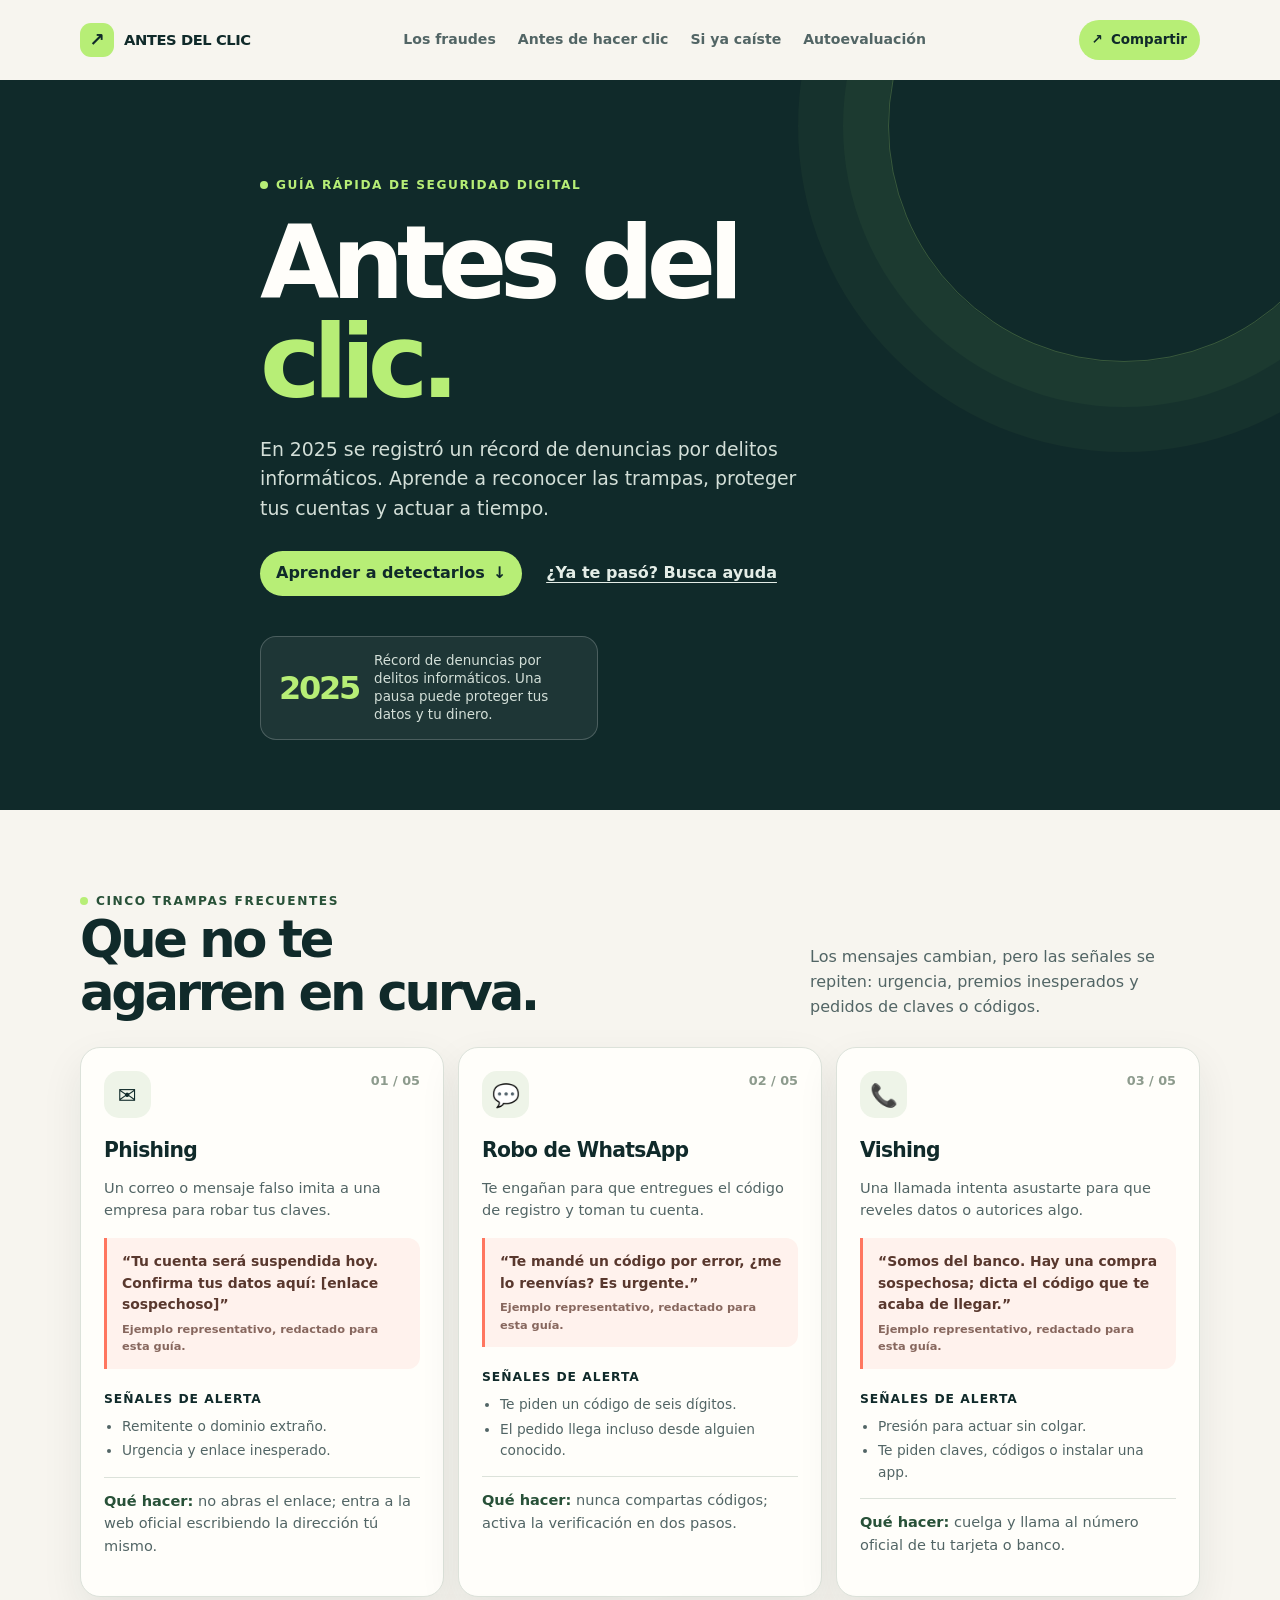
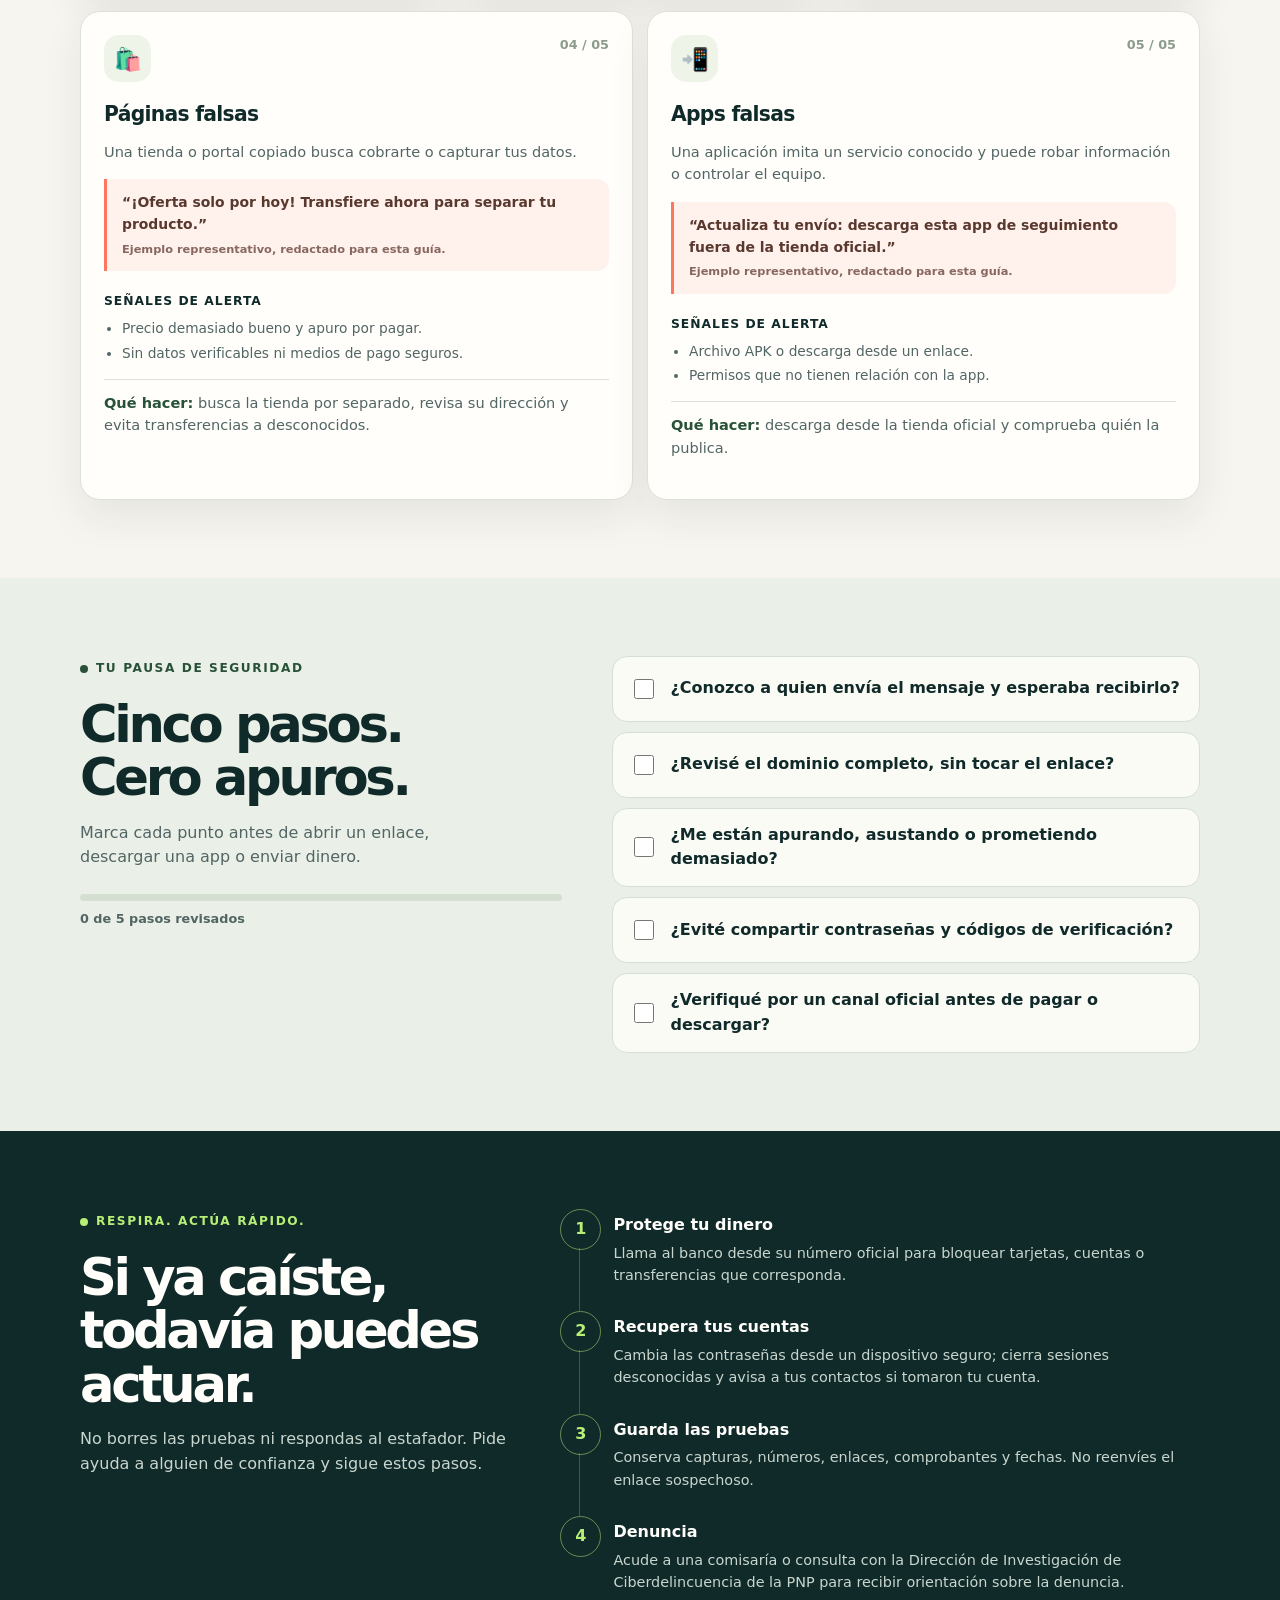
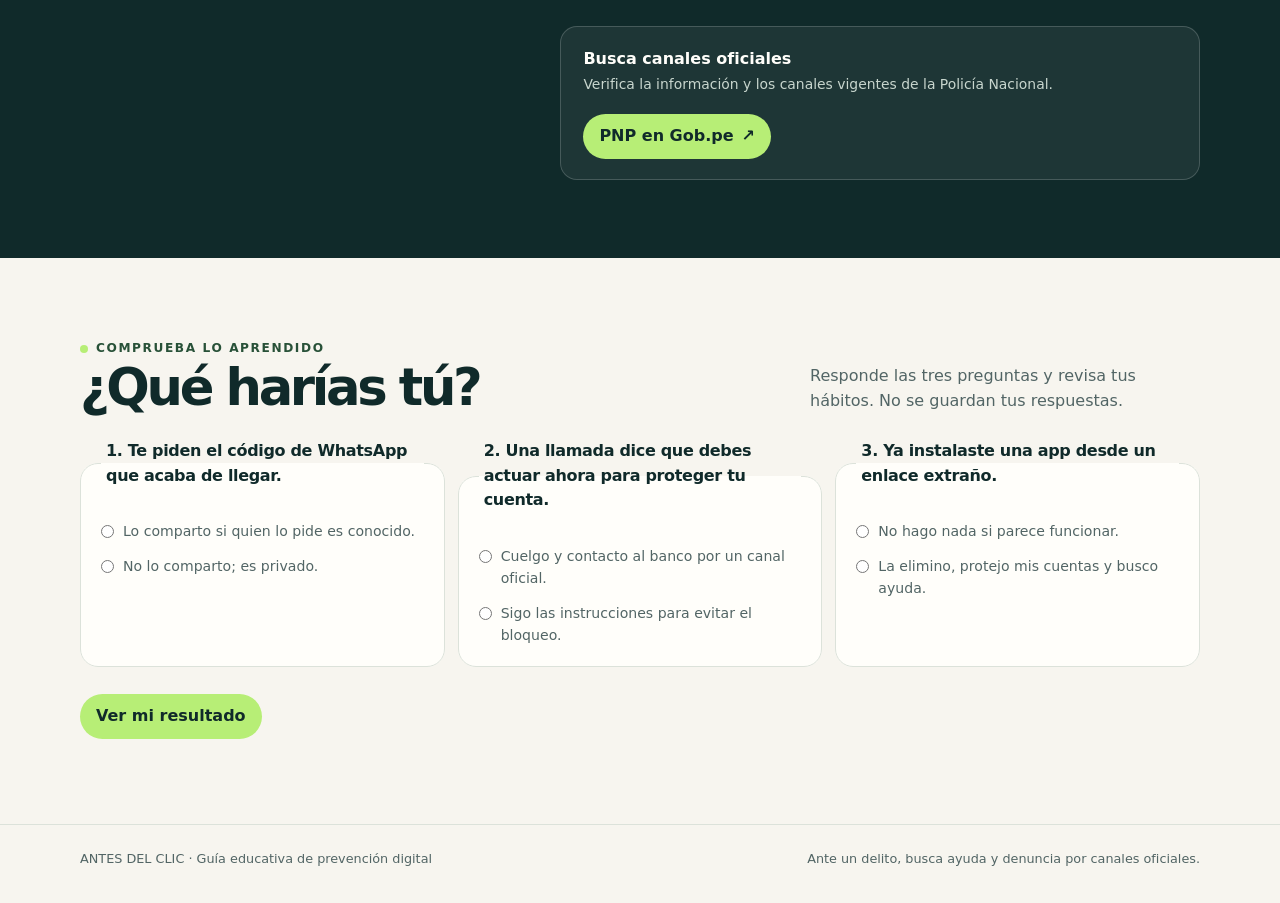
<file: andree40-cyber-congenial-fiesta/index.html>
<!doctype html>
<html lang="es">
<head>
  <meta charset="utf-8">
  <meta name="viewport" content="width=device-width, initial-scale=1">
  <meta name="theme-color" content="#102a2a">
  <meta name="description" content="Aprende a reconocer cinco fraudes digitales, proteger tus cuentas y saber qué hacer si ya caíste.">
  <title>Antes del clic — Guía contra fraudes digitales</title>
  <style>
    :root {
      color-scheme: light;
      --ink: #102a2a;
      --muted: #526565;
      --paper: #f7f5ef;
      --card: #fffefa;
      --green: #b7ee76;
      --green-dark: #285138;
      --coral: #ff765f;
      --line: #dce2da;
      --shadow: 0 16px 42px rgba(16, 42, 42, .08);
      font-family: Inter, ui-sans-serif, system-ui, -apple-system, BlinkMacSystemFont, "Segoe UI", sans-serif;
    }

    * { box-sizing: border-box; }
    html { scroll-behavior: smooth; }
    body {
      margin: 0;
      background: var(--paper);
      color: var(--ink);
      line-height: 1.55;
    }
    a { color: inherit; }
    button, input { font: inherit; }
    button, a { -webkit-tap-highlight-color: transparent; }
    :focus-visible { outline: 3px solid #ec704f; outline-offset: 3px; }

    .wrap { width: min(1120px, calc(100% - 40px)); margin-inline: auto; }
    .topbar {
      display: flex;
      align-items: center;
      justify-content: space-between;
      gap: 20px;
      padding-block: 20px;
    }
    .brand {
      display: inline-flex;
      align-items: center;
      gap: 10px;
      color: var(--ink);
      font-size: .92rem;
      font-weight: 850;
      letter-spacing: -.03em;
      text-decoration: none;
    }
    .brand-mark {
      display: grid;
      width: 34px;
      aspect-ratio: 1;
      place-items: center;
      border-radius: 11px;
      background: var(--green);
      font-size: 1.15rem;
    }
    .nav { display: flex; align-items: center; gap: 22px; }
    .nav a {
      color: var(--muted);
      font-size: .88rem;
      font-weight: 700;
      text-decoration: none;
    }
    .nav a:hover { color: var(--ink); }
    .share-button, .button {
      display: inline-flex;
      min-height: 44px;
      align-items: center;
      justify-content: center;
      gap: 8px;
      padding: 10px 16px;
      border: 0;
      border-radius: 999px;
      background: var(--green);
      color: var(--ink);
      cursor: pointer;
      font-weight: 800;
      text-decoration: none;
      transition: transform .18s ease, background .18s ease;
    }
    .share-button:hover, .button:hover { transform: translateY(-2px); background: #a9e563; }
    .share-button { min-height: 40px; padding: 8px 13px; font-size: .84rem; }

    .hero {
      position: relative;
      overflow: hidden;
      padding: clamp(42px, 8vw, 92px) 0 70px;
      background: var(--ink);
      color: #fffefa;
    }
    .hero::after {
      position: absolute;
      top: -190px;
      right: -80px;
      width: 470px;
      height: 470px;
      border: 1px solid rgba(183, 238, 118, .24);
      border-radius: 50%;
      box-shadow: 0 0 0 45px rgba(183, 238, 118, .04), 0 0 0 90px rgba(183, 238, 118, .035);
      content: "";
      pointer-events: none;
    }
    .hero-inner { position: relative; z-index: 1; max-width: 760px; }
    .eyebrow {
      display: inline-flex;
      align-items: center;
      gap: 8px;
      margin: 0 0 20px;
      color: var(--green);
      font-size: .76rem;
      font-weight: 850;
      letter-spacing: .13em;
      text-transform: uppercase;
    }
    .eyebrow::before { width: 8px; height: 8px; border-radius: 50%; background: var(--green); content: ""; }
    h1 {
      max-width: 760px;
      margin: 0;
      font-size: clamp(2.7rem, 8vw, 6.6rem);
      font-weight: 850;
      letter-spacing: -.075em;
      line-height: .96;
    }
    h1 span { color: var(--green); }
    .hero-copy { max-width: 560px; margin: 24px 0 28px; color: #d3dfd8; font-size: clamp(1rem, 2vw, 1.18rem); }
    .hero-actions { display: flex; flex-wrap: wrap; align-items: center; gap: 12px; }
    .text-link { padding: 10px 12px; color: #e4ede7; font-weight: 750; text-decoration-thickness: 1px; text-underline-offset: 4px; }
    .stat {
      display: flex;
      align-items: center;
      gap: 15px;
      width: fit-content;
      margin-top: 40px;
      padding: 15px 18px;
      border: 1px solid rgba(255,255,255,.2);
      border-radius: 16px;
      background: rgba(255,255,255,.06);
    }
    .stat-number { color: var(--green); font-size: 2rem; font-weight: 900; letter-spacing: -.07em; line-height: 1; }
    .stat-text { max-width: 205px; color: #d3dfd8; font-size: .84rem; line-height: 1.35; }

    main section { padding-block: 78px; }
    .section-heading { display: flex; align-items: end; justify-content: space-between; gap: 24px; margin-bottom: 28px; }
    .section-heading h2, .section-title {
      margin: 0;
      font-size: clamp(2rem, 4vw, 3.25rem);
      font-weight: 850;
      letter-spacing: -.065em;
      line-height: 1.04;
    }
    .section-heading p { max-width: 390px; margin: 0; color: var(--muted); }
    .cards { display: grid; grid-template-columns: repeat(6, 1fr); gap: 14px; }
    .fraud-card {
      grid-column: span 2;
      display: flex;
      flex-direction: column;
      min-height: 360px;
      padding: 23px;
      border: 1px solid var(--line);
      border-radius: 20px;
      background: var(--card);
      box-shadow: var(--shadow);
    }
    .fraud-card:nth-child(4), .fraud-card:nth-child(5) { grid-column: span 3; }
    .card-top { display: flex; align-items: start; justify-content: space-between; gap: 12px; margin-bottom: 17px; }
    .icon {
      display: grid;
      width: 47px;
      aspect-ratio: 1;
      place-items: center;
      border-radius: 15px;
      background: #eef4e8;
      font-size: 1.4rem;
    }
    .number { color: #8d9b8d; font-size: .8rem; font-weight: 850; }
    .fraud-card h3 { margin: 0 0 10px; font-size: 1.27rem; letter-spacing: -.035em; }
    .fraud-card > p { margin: 0 0 16px; color: var(--muted); font-size: .91rem; }
    .message {
      margin: 0 0 17px;
      padding: 13px 15px;
      border-left: 3px solid var(--coral);
      border-radius: 0 12px 12px 0;
      background: #fff2ed;
      color: #59382e;
      font-size: .87rem;
      font-weight: 650;
    }
    .message small { display: block; margin-top: 5px; color: #87675e; font-size: .71rem; font-weight: 600; }
    .fraud-card h4 { margin: 4px 0 7px; font-size: .77rem; letter-spacing: .08em; text-transform: uppercase; }
    .fraud-card ul { margin: 0 0 15px; padding-left: 18px; color: var(--muted); font-size: .86rem; }
    .fraud-card li + li { margin-top: 3px; }
    .action-tip { margin-top: auto; padding-top: 12px; border-top: 1px solid var(--line); font-size: .86rem; }
    .action-tip strong { color: var(--green-dark); }

    .check-section { background: #eaf0e7; }
    .checklist-layout { display: grid; grid-template-columns: .9fr 1.1fr; gap: 50px; align-items: start; }
    .checklist-intro .eyebrow { color: var(--green-dark); }
    .checklist-intro .eyebrow::before { background: var(--green-dark); }
    .checklist-intro p { max-width: 360px; color: var(--muted); }
    .progress {
      height: 7px;
      overflow: hidden;
      margin: 24px 0 8px;
      border-radius: 9px;
      background: #d4dfd1;
    }
    .progress > span { display: block; width: 0; height: 100%; border-radius: inherit; background: #47805a; transition: width .2s ease; }
    .progress-label { color: var(--muted); font-size: .8rem; font-weight: 750; }
    .checklist { display: grid; gap: 10px; }
    .check-item {
      display: flex;
      min-height: 66px;
      align-items: center;
      gap: 14px;
      padding: 14px 17px;
      border: 1px solid #d5dfd2;
      border-radius: 15px;
      background: rgba(255,254,250,.8);
      cursor: pointer;
      font-weight: 720;
    }
    .check-item input { width: 20px; height: 20px; flex: 0 0 auto; accent-color: #3e7651; }
    .check-item:has(input:checked) { border-color: #7aa981; background: #f6fbf3; }

    .response { background: var(--ink); color: #fffefa; }
    .response .eyebrow { color: var(--green); }
    .response-grid { display: grid; grid-template-columns: .8fr 1.2fr; gap: 54px; }
    .response .section-title { max-width: 430px; }
    .response-intro { color: #c8d6ce; }
    .steps { display: grid; gap: 0; margin: 0; padding: 0; list-style: none; counter-reset: step; }
    .steps li {
      position: relative;
      display: grid;
      grid-template-columns: 39px 1fr;
      gap: 14px;
      padding: 0 0 25px;
      counter-increment: step;
    }
    .steps li:not(:last-child)::after {
      position: absolute;
      top: 39px;
      bottom: 0;
      left: 19px;
      width: 1px;
      background: rgba(255,255,255,.2);
      content: "";
    }
    .steps li::before {
      display: grid;
      width: 39px;
      aspect-ratio: 1;
      place-items: center;
      border: 1px solid rgba(183,238,118,.5);
      border-radius: 50%;
      color: var(--green);
      content: counter(step);
      font-weight: 850;
    }
    .steps strong { display: block; margin: 4px 0; font-size: 1rem; }
    .steps p { margin: 0; color: #c8d6ce; font-size: .9rem; }
    .report-box {
      display: flex;
      flex-wrap: wrap;
      align-items: center;
      justify-content: space-between;
      gap: 18px;
      margin-top: 7px;
      padding: 20px 22px;
      border: 1px solid rgba(255,255,255,.18);
      border-radius: 17px;
      background: rgba(255,255,255,.06);
    }
    .report-box strong { display: block; margin-bottom: 3px; }
    .report-box p { margin: 0; color: #c8d6ce; font-size: .87rem; }
    .report-box a { white-space: nowrap; }

    .quiz-section { background: var(--paper); }
    .quiz-intro { display: flex; justify-content: space-between; align-items: end; gap: 20px; margin-bottom: 25px; }
    .quiz-intro p { max-width: 390px; margin: 0; color: var(--muted); }
    .quiz {
      display: grid;
      grid-template-columns: repeat(3, 1fr);
      gap: 13px;
    }
    fieldset {
      min-width: 0;
      margin: 0;
      padding: 20px;
      border: 1px solid var(--line);
      border-radius: 18px;
      background: var(--card);
    }
    legend { padding: 0 5px; font-weight: 800; letter-spacing: -.02em; }
    .option { display: flex; align-items: start; gap: 9px; margin-top: 13px; color: var(--muted); font-size: .88rem; cursor: pointer; }
    .option input { flex: 0 0 auto; margin: 4px 0 0; accent-color: #3e7651; }
    .quiz-actions { display: flex; align-items: center; gap: 16px; margin-top: 19px; }
    .quiz-result { min-height: 28px; color: var(--green-dark); font-weight: 750; }
    .quiz-result[data-state="error"] { color: #aa452f; }

    footer { padding: 24px 0 34px; border-top: 1px solid var(--line); color: var(--muted); font-size: .8rem; }
    .footer-inner { display: flex; justify-content: space-between; gap: 20px; }
    .sr-only {
      position: absolute;
      width: 1px;
      height: 1px;
      overflow: hidden;
      clip: rect(0, 0, 0, 0);
      white-space: nowrap;
      clip-path: inset(50%);
    }

    @media (max-width: 760px) {
      .wrap { width: min(100% - 32px, 600px); }
      .topbar { padding-block: 14px; }
      .nav { display: none; }
      .hero { padding: 58px 0 50px; }
      .hero::after { top: -220px; right: -300px; }
      .hero-copy { margin-top: 18px; }
      .stat { margin-top: 30px; }
      main section { padding-block: 55px; }
      .section-heading, .quiz-intro { display: block; }
      .section-heading p, .quiz-intro p { margin-top: 12px; }
      .cards { grid-template-columns: 1fr; gap: 12px; }
      .fraud-card, .fraud-card:nth-child(4), .fraud-card:nth-child(5) { grid-column: auto; min-height: 0; padding: 20px; }
      .checklist-layout, .response-grid { grid-template-columns: 1fr; gap: 25px; }
      .checklist-intro p { margin-bottom: 0; }
      .progress { margin-top: 19px; }
      .quiz { grid-template-columns: 1fr; }
      .quiz-actions { align-items: start; flex-direction: column; gap: 8px; }
      .footer-inner { flex-direction: column; gap: 6px; }
    }
    @media (prefers-reduced-motion: reduce) {
      *, *::before, *::after { scroll-behavior: auto !important; transition-duration: .01ms !important; }
    }
  </style>
</head>
<body>
  <header class="wrap topbar">
    <a class="brand" href="#" aria-label="Antes del clic, inicio">
      <span class="brand-mark" aria-hidden="true">↗</span>
      <span>ANTES DEL CLIC</span>
    </a>
    <nav class="nav" aria-label="Navegación principal">
      <a href="#fraudes">Los fraudes</a>
      <a href="#verificacion">Antes de hacer clic</a>
      <a href="#ayuda">Si ya caíste</a>
      <a href="#quiz">Autoevaluación</a>
    </nav>
    <button class="share-button" id="share-button" type="button" aria-label="Compartir esta guía">↗ <span>Compartir</span></button>
  </header>

  <section class="hero" aria-labelledby="hero-title">
    <div class="wrap hero-inner">
      <p class="eyebrow">Guía rápida de seguridad digital</p>
      <h1 id="hero-title">Antes del<br><span>clic.</span></h1>
      <p class="hero-copy">En 2025 se registró un récord de denuncias por delitos informáticos. Aprende a reconocer las trampas, proteger tus cuentas y actuar a tiempo.</p>
      <div class="hero-actions">
        <a class="button" href="#fraudes">Aprender a detectarlos <span aria-hidden="true">↓</span></a>
        <a class="text-link" href="#ayuda">¿Ya te pasó? Busca ayuda</a>
      </div>
      <div class="stat" role="note" aria-label="Dato central: récord de denuncias por delitos informáticos en 2025">
        <span class="stat-number">2025</span>
        <span class="stat-text">Récord de denuncias por delitos informáticos. Una pausa puede proteger tus datos y tu dinero.</span>
      </div>
    </div>
  </section>

  <main>
    <section class="wrap" id="fraudes" aria-labelledby="fraudes-title">
      <div class="section-heading">
        <div>
          <p class="eyebrow" style="color: var(--green-dark);">Cinco trampas frecuentes</p>
          <h2 id="fraudes-title">Que no te<br>agarren en curva.</h2>
        </div>
        <p>Los mensajes cambian, pero las señales se repiten: urgencia, premios inesperados y pedidos de claves o códigos.</p>
      </div>

      <div class="cards">
        <article class="fraud-card">
          <div class="card-top"><span class="icon" aria-hidden="true">✉️</span><span class="number">01 / 05</span></div>
          <h3>Phishing</h3>
          <p>Un correo o mensaje falso imita a una empresa para robar tus claves.</p>
          <blockquote class="message">“Tu cuenta será suspendida hoy. Confirma tus datos aquí: [enlace sospechoso]”<small>Ejemplo representativo, redactado para esta guía.</small></blockquote>
          <h4>Señales de alerta</h4>
          <ul><li>Remitente o dominio extraño.</li><li>Urgencia y enlace inesperado.</li></ul>
          <p class="action-tip"><strong>Qué hacer:</strong> no abras el enlace; entra a la web oficial escribiendo la dirección tú mismo.</p>
        </article>

        <article class="fraud-card">
          <div class="card-top"><span class="icon" aria-hidden="true">💬</span><span class="number">02 / 05</span></div>
          <h3>Robo de WhatsApp</h3>
          <p>Te engañan para que entregues el código de registro y toman tu cuenta.</p>
          <blockquote class="message">“Te mandé un código por error, ¿me lo reenvías? Es urgente.”<small>Ejemplo representativo, redactado para esta guía.</small></blockquote>
          <h4>Señales de alerta</h4>
          <ul><li>Te piden un código de seis dígitos.</li><li>El pedido llega incluso desde alguien conocido.</li></ul>
          <p class="action-tip"><strong>Qué hacer:</strong> nunca compartas códigos; activa la verificación en dos pasos.</p>
        </article>

        <article class="fraud-card">
          <div class="card-top"><span class="icon" aria-hidden="true">📞</span><span class="number">03 / 05</span></div>
          <h3>Vishing</h3>
          <p>Una llamada intenta asustarte para que reveles datos o autorices algo.</p>
          <blockquote class="message">“Somos del banco. Hay una compra sospechosa; dicta el código que te acaba de llegar.”<small>Ejemplo representativo, redactado para esta guía.</small></blockquote>
          <h4>Señales de alerta</h4>
          <ul><li>Presión para actuar sin colgar.</li><li>Te piden claves, códigos o instalar una app.</li></ul>
          <p class="action-tip"><strong>Qué hacer:</strong> cuelga y llama al número oficial de tu tarjeta o banco.</p>
        </article>

        <article class="fraud-card">
          <div class="card-top"><span class="icon" aria-hidden="true">🛍️</span><span class="number">04 / 05</span></div>
          <h3>Páginas falsas</h3>
          <p>Una tienda o portal copiado busca cobrarte o capturar tus datos.</p>
          <blockquote class="message">“¡Oferta solo por hoy! Transfiere ahora para separar tu producto.”<small>Ejemplo representativo, redactado para esta guía.</small></blockquote>
          <h4>Señales de alerta</h4>
          <ul><li>Precio demasiado bueno y apuro por pagar.</li><li>Sin datos verificables ni medios de pago seguros.</li></ul>
          <p class="action-tip"><strong>Qué hacer:</strong> busca la tienda por separado, revisa su dirección y evita transferencias a desconocidos.</p>
        </article>

        <article class="fraud-card">
          <div class="card-top"><span class="icon" aria-hidden="true">📲</span><span class="number">05 / 05</span></div>
          <h3>Apps falsas</h3>
          <p>Una aplicación imita un servicio conocido y puede robar información o controlar el equipo.</p>
          <blockquote class="message">“Actualiza tu envío: descarga esta app de seguimiento fuera de la tienda oficial.”<small>Ejemplo representativo, redactado para esta guía.</small></blockquote>
          <h4>Señales de alerta</h4>
          <ul><li>Archivo APK o descarga desde un enlace.</li><li>Permisos que no tienen relación con la app.</li></ul>
          <p class="action-tip"><strong>Qué hacer:</strong> descarga desde la tienda oficial y comprueba quién la publica.</p>
        </article>
      </div>
    </section>

    <section class="check-section" id="verificacion" aria-labelledby="check-title">
      <div class="wrap checklist-layout">
        <div class="checklist-intro">
          <p class="eyebrow">Tu pausa de seguridad</p>
          <h2 class="section-title" id="check-title">Cinco pasos.<br>Cero apuros.</h2>
          <p>Marca cada punto antes de abrir un enlace, descargar una app o enviar dinero.</p>
          <div class="progress" role="progressbar" aria-label="Progreso de la lista de verificación" aria-valuemin="0" aria-valuemax="5" aria-valuenow="0"><span id="progress-bar"></span></div>
          <div class="progress-label" id="progress-label" aria-live="polite">0 de 5 pasos revisados</div>
        </div>
        <div class="checklist">
          <label class="check-item"><input type="checkbox"><span>¿Conozco a quien envía el mensaje y esperaba recibirlo?</span></label>
          <label class="check-item"><input type="checkbox"><span>¿Revisé el dominio completo, sin tocar el enlace?</span></label>
          <label class="check-item"><input type="checkbox"><span>¿Me están apurando, asustando o prometiendo demasiado?</span></label>
          <label class="check-item"><input type="checkbox"><span>¿Evité compartir contraseñas y códigos de verificación?</span></label>
          <label class="check-item"><input type="checkbox"><span>¿Verifiqué por un canal oficial antes de pagar o descargar?</span></label>
        </div>
      </div>
    </section>

    <section class="response" id="ayuda" aria-labelledby="help-title">
      <div class="wrap response-grid">
        <div>
          <p class="eyebrow">Respira. Actúa rápido.</p>
          <h2 class="section-title" id="help-title">Si ya caíste,<br>todavía puedes actuar.</h2>
          <p class="response-intro">No borres las pruebas ni respondas al estafador. Pide ayuda a alguien de confianza y sigue estos pasos.</p>
        </div>
        <div>
          <ol class="steps">
            <li><div><strong>Protege tu dinero</strong><p>Llama al banco desde su número oficial para bloquear tarjetas, cuentas o transferencias que corresponda.</p></div></li>
            <li><div><strong>Recupera tus cuentas</strong><p>Cambia las contraseñas desde un dispositivo seguro; cierra sesiones desconocidas y avisa a tus contactos si tomaron tu cuenta.</p></div></li>
            <li><div><strong>Guarda las pruebas</strong><p>Conserva capturas, números, enlaces, comprobantes y fechas. No reenvíes el enlace sospechoso.</p></div></li>
            <li><div><strong>Denuncia</strong><p>Acude a una comisaría o consulta con la Dirección de Investigación de Ciberdelincuencia de la PNP para recibir orientación sobre la denuncia.</p></div></li>
          </ol>
          <div class="report-box">
            <div><strong>Busca canales oficiales</strong><p>Verifica la información y los canales vigentes de la Policía Nacional.</p></div>
            <a class="button" href="https://www.gob.pe/pnp" target="_blank" rel="noopener noreferrer">PNP en Gob.pe <span aria-hidden="true">↗</span></a>
          </div>
        </div>
      </div>
    </section>

    <section class="quiz-section" id="quiz" aria-labelledby="quiz-title">
      <div class="wrap">
        <div class="quiz-intro">
          <div><p class="eyebrow" style="color: var(--green-dark);">Comprueba lo aprendido</p><h2 class="section-title" id="quiz-title">¿Qué harías tú?</h2></div>
          <p>Responde las tres preguntas y revisa tus hábitos. No se guardan tus respuestas.</p>
        </div>
        <form id="quiz-form">
          <div class="quiz">
            <fieldset>
              <legend>1. Te piden el código de WhatsApp que acaba de llegar.</legend>
              <label class="option"><input type="radio" name="q1" value="a"> Lo comparto si quien lo pide es conocido.</label>
              <label class="option"><input type="radio" name="q1" value="b"> No lo comparto; es privado.</label>
            </fieldset>
            <fieldset>
              <legend>2. Una llamada dice que debes actuar ahora para proteger tu cuenta.</legend>
              <label class="option"><input type="radio" name="q2" value="a"> Cuelgo y contacto al banco por un canal oficial.</label>
              <label class="option"><input type="radio" name="q2" value="b"> Sigo las instrucciones para evitar el bloqueo.</label>
            </fieldset>
            <fieldset>
              <legend>3. Ya instalaste una app desde un enlace extraño.</legend>
              <label class="option"><input type="radio" name="q3" value="a"> No hago nada si parece funcionar.</label>
              <label class="option"><input type="radio" name="q3" value="b"> La elimino, protejo mis cuentas y busco ayuda.</label>
            </fieldset>
          </div>
          <div class="quiz-actions">
            <button class="button" type="submit">Ver mi resultado</button>
            <p class="quiz-result" id="quiz-result" aria-live="polite"></p>
          </div>
        </form>
      </div>
    </section>
  </main>

  <footer>
    <div class="wrap footer-inner">
      <span>ANTES DEL CLIC · Guía educativa de prevención digital</span>
      <span>Ante un delito, busca ayuda y denuncia por canales oficiales.</span>
    </div>
  </footer>

  <script>
    const checks = Array.from(document.querySelectorAll('.check-item input'));
    const progressBar = document.getElementById('progress-bar');
    const progress = document.querySelector('.progress');
    const progressLabel = document.getElementById('progress-label');

    function updateProgress() {
      const completed = checks.filter((check) => check.checked).length;
      progressBar.style.width = `${completed * 20}%`;
      progress.setAttribute('aria-valuenow', String(completed));
      progressLabel.textContent = `${completed} de 5 pasos revisados`;
    }

    checks.forEach((check) => check.addEventListener('change', updateProgress));

    document.getElementById('quiz-form').addEventListener('submit', (event) => {
      event.preventDefault();
      const form = event.currentTarget;
      const answers = ['q1', 'q2', 'q3'];
      const result = document.getElementById('quiz-result');
      const unanswered = answers.some((name) => !form.querySelector(`input[name="${name}"]:checked`));

      if (unanswered) {
        result.dataset.state = 'error';
        result.textContent = 'Responde las tres preguntas para ver tu resultado.';
        return;
      }

      const score = answers.reduce((total, name) => {
        return total + (form.querySelector(`input[name="${name}"]:checked`).value === 'b' && name !== 'q2' ||
          form.querySelector(`input[name="${name}"]:checked`).value === 'a' && name === 'q2' ? 1 : 0);
      }, 0);
      result.dataset.state = 'success';
      result.textContent = score === 3
        ? '¡Excelente! Reconoces las señales y sabes cómo reaccionar.'
        : `Obtuviste ${score} de 3. Repasa la guía: tus códigos son privados y siempre puedes verificar por un canal oficial.`;
    });

    document.getElementById('share-button').addEventListener('click', async () => {
      const shareData = {
        title: document.title,
        text: 'Una guía breve para reconocer fraudes digitales y saber qué hacer.',
        url: window.location.href
      };
      const button = document.getElementById('share-button');
      try {
        if (navigator.share) {
          await navigator.share(shareData);
        } else if (navigator.clipboard && window.isSecureContext) {
          await navigator.clipboard.writeText(shareData.url);
          button.querySelector('span').textContent = 'Enlace copiado';
          window.setTimeout(() => { button.querySelector('span').textContent = 'Compartir'; }, 2200);
        } else {
          window.prompt('Copia este enlace para compartir la guía:', shareData.url);
        }
      } catch (error) {
        if (error.name !== 'AbortError') {
          button.querySelector('span').textContent = 'No se pudo compartir';
          window.setTimeout(() => { button.querySelector('span').textContent = 'Compartir'; }, 2200);
        }
      }
    });
  </script>
</body>
</html>
</file>
